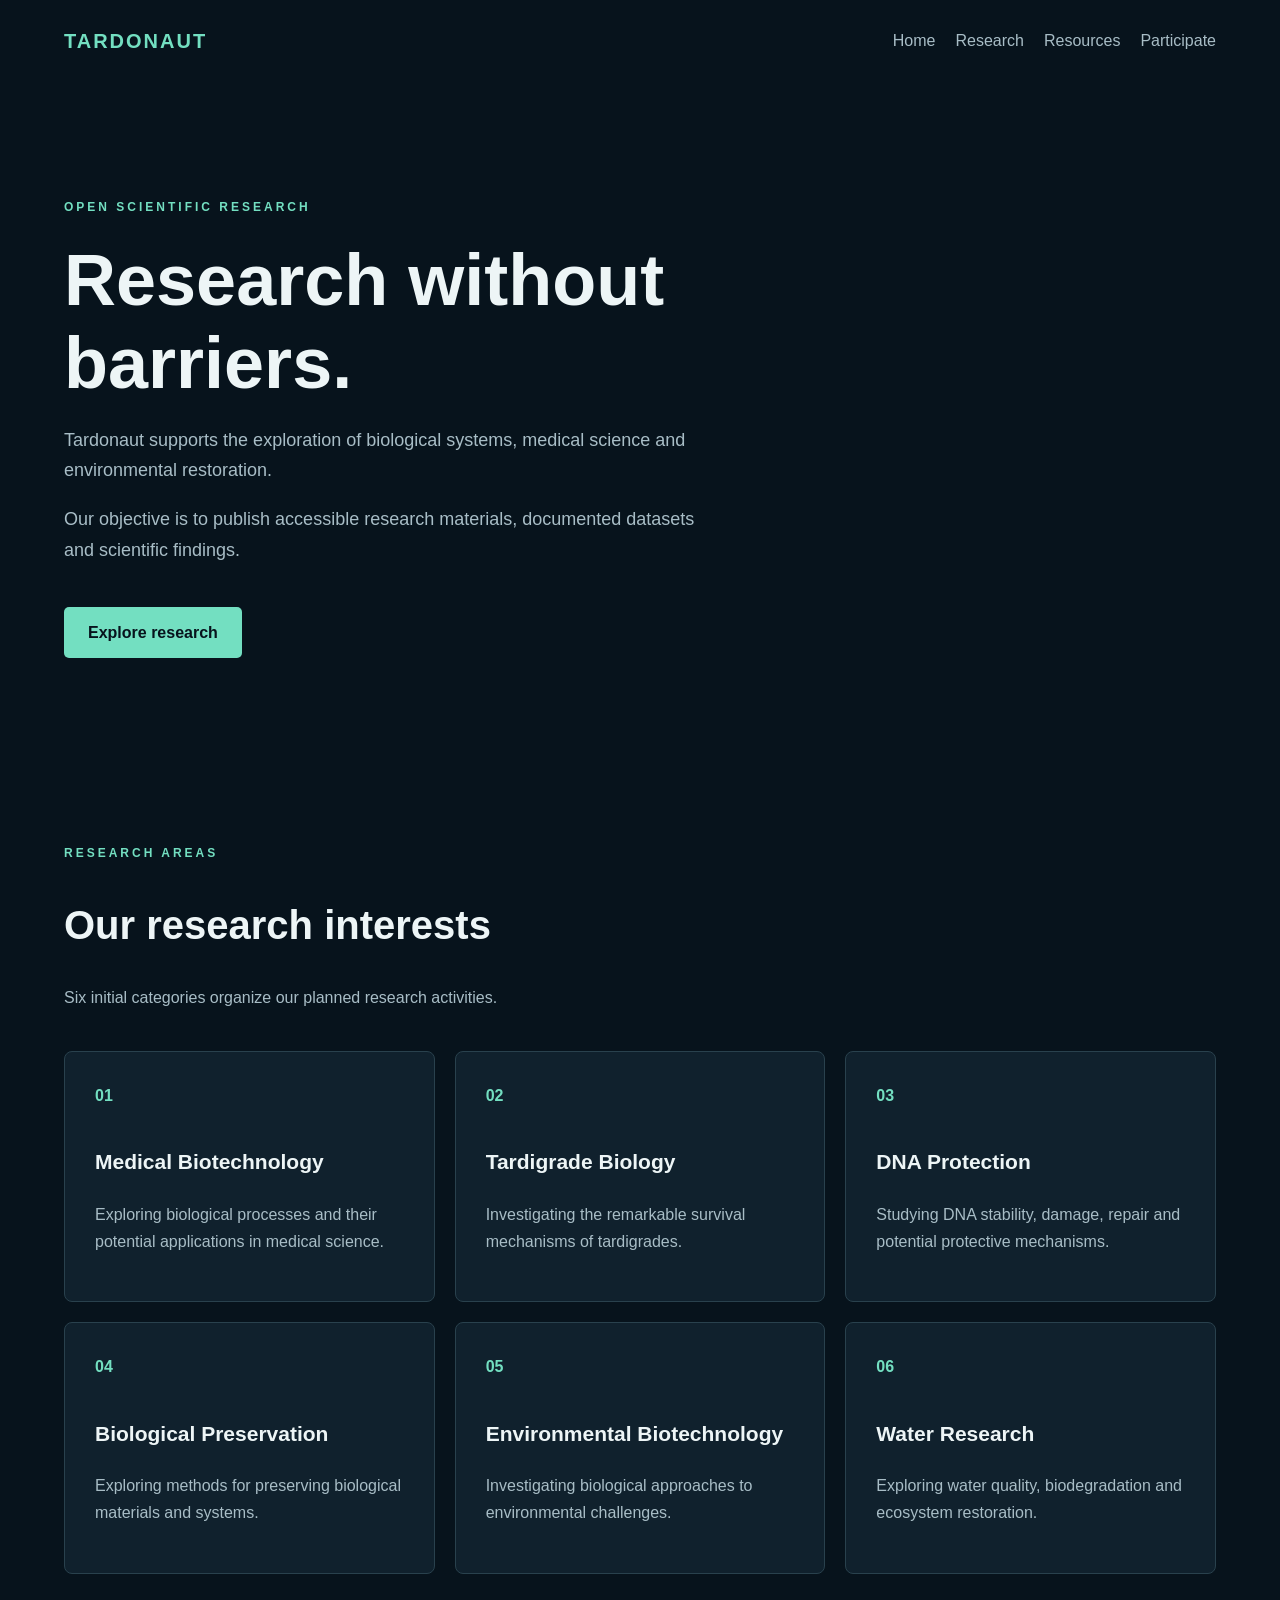
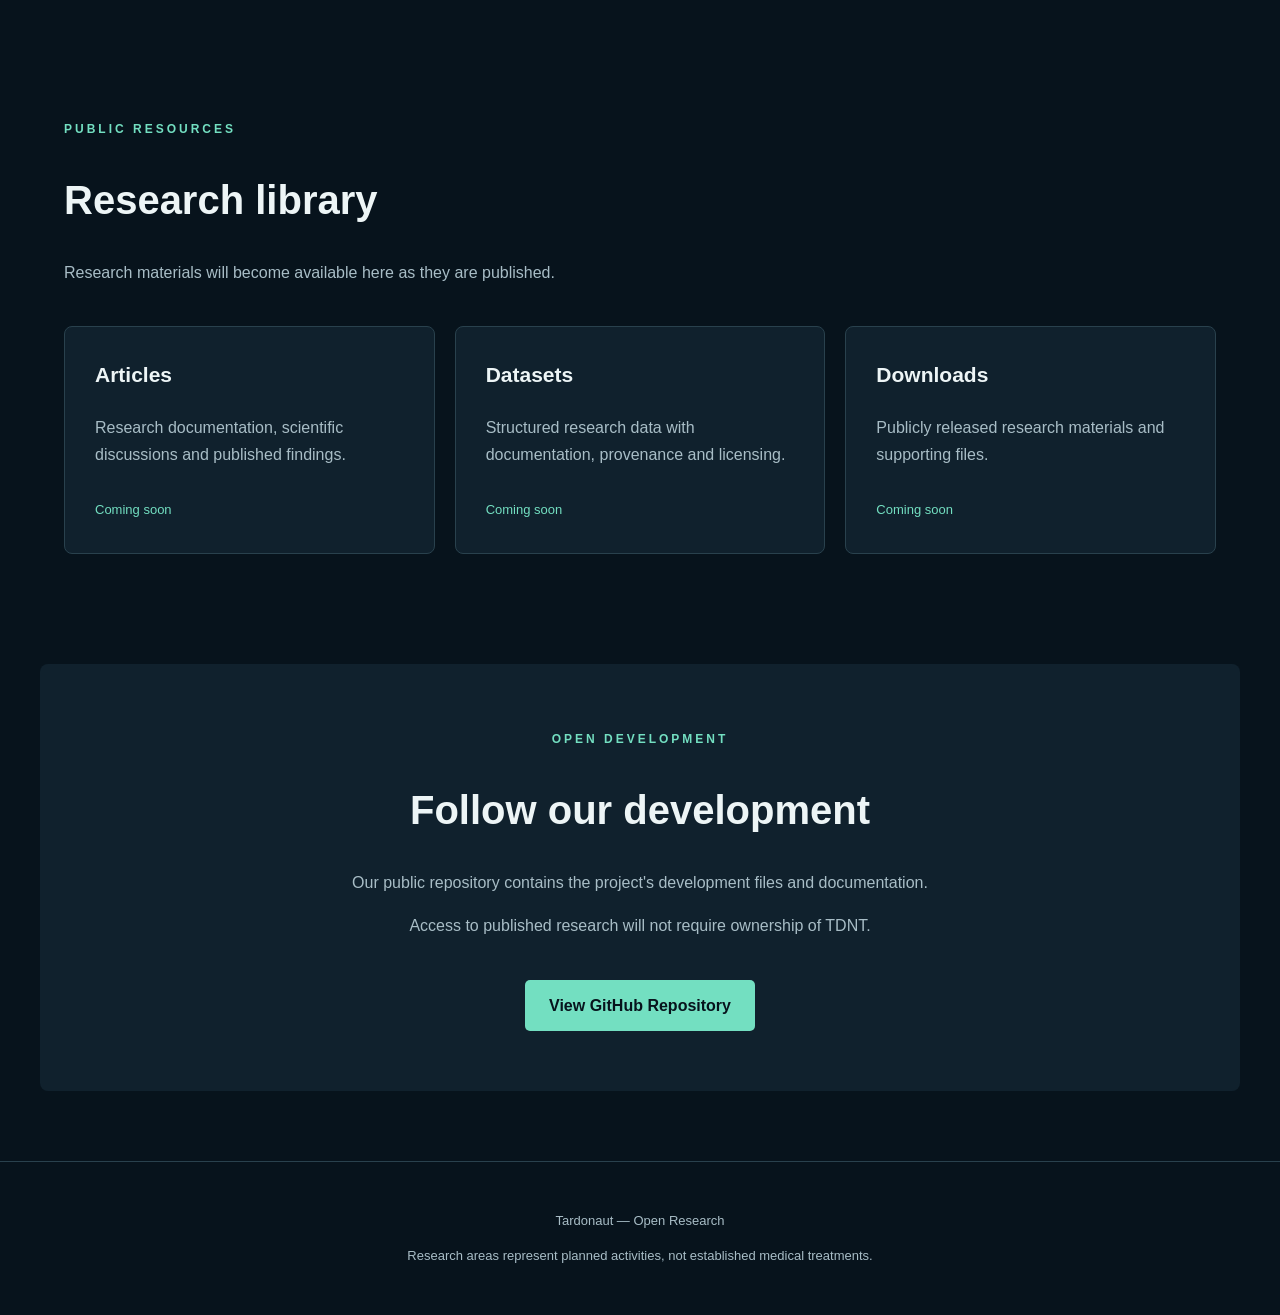
<file: research/index.html>
<!DOCTYPE html>
<html lang="en">
<head>
    <meta charset="UTF-8">
    <meta name="viewport"
          content="width=device-width, initial-scale=1">

    <meta name="description"
          content="Tardonaut open scientific research,
          datasets and publications.">

    <title>Tardonaut | Open Research</title>

    <link rel="stylesheet"
          href="../assets/css/style.css">
</head>

<body>

<header class="site-header">
    <a class="brand" href="../index.html">
        TARDONAUT
    </a>

    <nav aria-label="Main navigation">
        <a href="../index.html">Home</a>
        <a href="#research">Research</a>
        <a href="#resources">Resources</a>
        <a href="#participate">Participate</a>
    </nav>
</header>

<main>

    <section class="hero">
        <span class="eyebrow">
            OPEN SCIENTIFIC RESEARCH
        </span>

        <h1>
            Research without barriers.
        </h1>

        <p>
            Tardonaut supports the exploration
            of biological systems, medical science
            and environmental restoration.
        </p>

        <p>
            Our objective is to publish accessible
            research materials, documented datasets
            and scientific findings.
        </p>

        <a class="button" href="#research">
            Explore research
        </a>
    </section>

    <section id="research" class="section">

        <div class="section-heading">
            <span class="eyebrow">
                RESEARCH AREAS
            </span>

            <h2>Our research interests</h2>

            <p>
                Six initial categories organize
                our planned research activities.
            </p>
        </div>

        <div class="research-grid">

            <article class="research-card">
                <span class="number">01</span>
                <h3>Medical Biotechnology</h3>
                <p>
                    Exploring biological processes
                    and their potential applications
                    in medical science.
                </p>
            </article>

            <article class="research-card">
                <span class="number">02</span>
                <h3>Tardigrade Biology</h3>
                <p>
                    Investigating the remarkable
                    survival mechanisms of
                    tardigrades.
                </p>
            </article>

            <article class="research-card">
                <span class="number">03</span>
                <h3>DNA Protection</h3>
                <p>
                    Studying DNA stability,
                    damage, repair and potential
                    protective mechanisms.
                </p>
            </article>

            <article class="research-card">
                <span class="number">04</span>
                <h3>Biological Preservation</h3>
                <p>
                    Exploring methods for
                    preserving biological
                    materials and systems.
                </p>
            </article>

            <article class="research-card">
                <span class="number">05</span>
                <h3>Environmental Biotechnology</h3>
                <p>
                    Investigating biological
                    approaches to environmental
                    challenges.
                </p>
            </article>

            <article class="research-card">
                <span class="number">06</span>
                <h3>Water Research</h3>
                <p>
                    Exploring water quality,
                    biodegradation and
                    ecosystem restoration.
                </p>
            </article>

        </div>
    </section>

    <section id="resources" class="section">

        <div class="section-heading">
            <span class="eyebrow">
                PUBLIC RESOURCES
            </span>

            <h2>Research library</h2>

            <p>
                Research materials will become
                available here as they are published.
            </p>
        </div>

        <div class="resource-grid">

            <article class="resource-card">
                <h3>Articles</h3>

                <p>
                    Research documentation,
                    scientific discussions
                    and published findings.
                </p>

                <span class="status">
                    Coming soon
                </span>
            </article>

            <article class="resource-card">
                <h3>Datasets</h3>

                <p>
                    Structured research data
                    with documentation,
                    provenance and licensing.
                </p>

                <span class="status">
                    Coming soon
                </span>
            </article>

            <article class="resource-card">
                <h3>Downloads</h3>

                <p>
                    Publicly released research
                    materials and supporting files.
                </p>

                <span class="status">
                    Coming soon
                </span>
            </article>

        </div>
    </section>

    <section id="participate"
             class="section participate">

        <span class="eyebrow">
            OPEN DEVELOPMENT
        </span>

        <h2>Follow our development</h2>

        <p>
            Our public repository contains
            the project's development files
            and documentation.
        </p>

        <p>
            Access to published research
            will not require ownership
            of TDNT.
        </p>

        <a class="button"
           href="https://github.com/unclebuik/tardonaut"
           target="_blank"
           rel="noopener noreferrer">
            View GitHub Repository
        </a>

    </section>

</main>

<footer class="site-footer">
    <p>
        Tardonaut — Open Research
    </p>

    <p>
        Research areas represent planned
        activities, not established
        medical treatments.
    </p>
</footer>

</body>
</html>
</file>
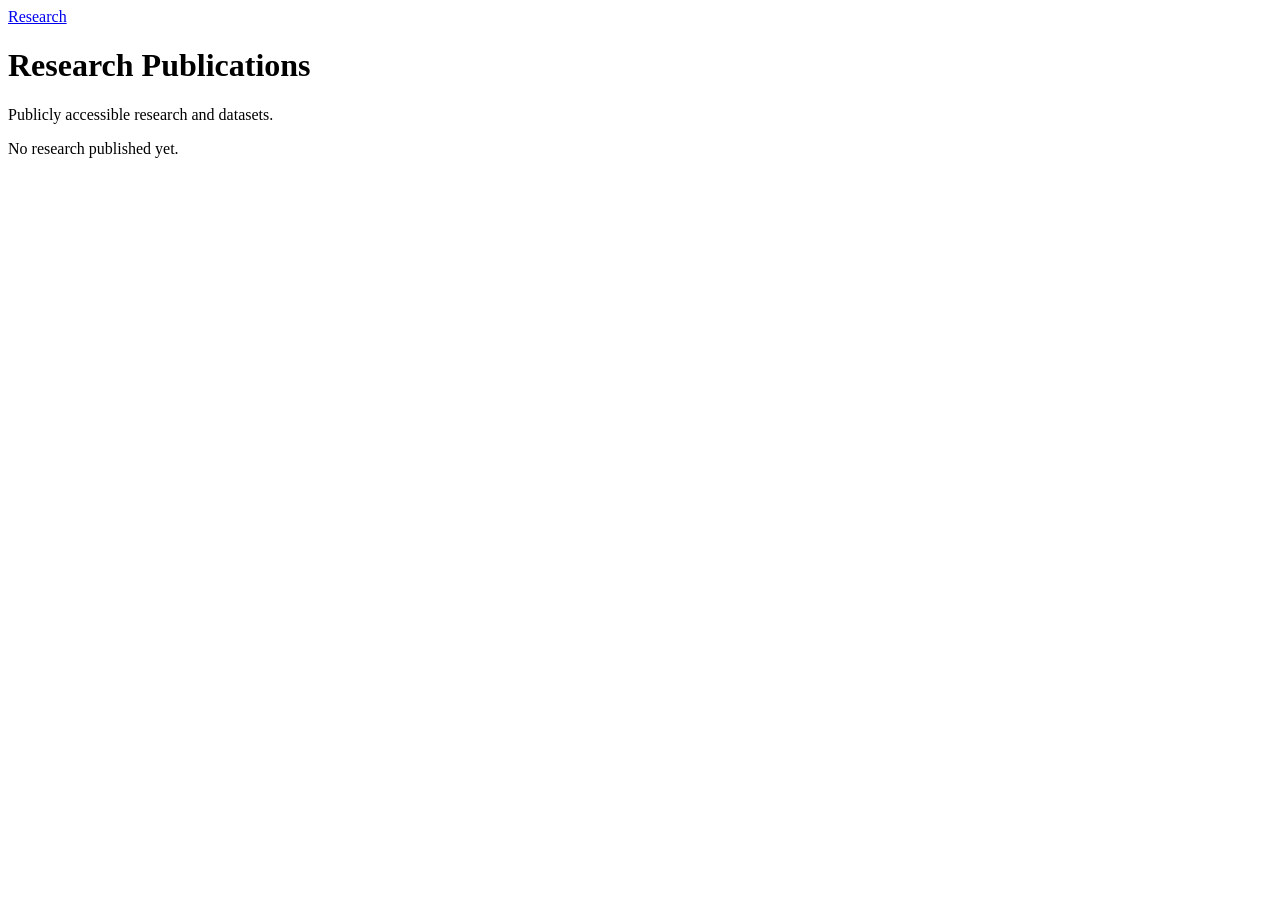
<file: research/publications/index.html>
<!DOCTYPE html>
<html lang="en">
<head>
    <meta charset="UTF-8">
    <meta name="viewport"
          content="width=device-width, initial-scale=1">

    <title>Tardonaut Research Publications</title>
</head>

<body>

    <nav>
        <a href="../index.html">Research</a>
    </nav>

    <h1>Research Publications</h1>

    <p>
        Publicly accessible research and datasets.
    </p>

    <p>No research published yet.</p>

</body>
</html>
</file>
<file: assets/css/style.css>
:root {
    --background: #07131c;
    --surface: #10212d;
    --surface-hover: #172f3e;
    --text: #edf5f6;
    --muted: #a8bdc6;
    --accent: #73dfc1;
    --border: #29414d;

    --width: 1200px;
}

* {
    box-sizing: border-box;
}

html {
    scroll-behavior: smooth;
}

body {
    margin: 0;
    background: var(--background);
    color: var(--text);
    font-family:
        Arial,
        Helvetica,
        sans-serif;
    line-height: 1.7;
}

a {
    color: inherit;
}

.site-header {
    max-width: var(--width);
    margin: auto;
    padding: 24px;

    display: flex;
    align-items: center;
    justify-content: space-between;
    gap: 24px;
}

.brand {
    color: var(--accent);
    font-size: 20px;
    font-weight: bold;
    letter-spacing: 2px;
    text-decoration: none;
}

nav {
    display: flex;
    flex-wrap: wrap;
    gap: 20px;
}

nav a {
    color: var(--muted);
    text-decoration: none;
}

nav a:hover,
nav a:focus-visible {
    color: var(--accent);
}

.hero {
    max-width: var(--width);
    margin: auto;
    padding: 110px 24px;
}

.eyebrow {
    color: var(--accent);
    font-size: 12px;
    font-weight: bold;
    letter-spacing: 3px;
}

h1 {
    max-width: 800px;
    margin: 20px 0;
    font-size: clamp(38px, 6vw, 72px);
    line-height: 1.15;
}

h2 {
    font-size: clamp(28px, 4vw, 40px);
    line-height: 1.3;
}

h3 {
    margin-top: 0;
    font-size: 21px;
}

p {
    color: var(--muted);
}

.hero p {
    max-width: 650px;
    font-size: 18px;
}

.button {
    display: inline-block;
    margin-top: 24px;
    padding: 12px 24px;

    background: var(--accent);
    color: var(--background);

    font-weight: bold;
    text-decoration: none;
    border-radius: 5px;
}

.button:hover {
    opacity: 0.85;
}

.button:focus-visible,
a:focus-visible {
    outline: 3px solid var(--accent);
    outline-offset: 4px;
}

.section {
    max-width: var(--width);
    margin: auto;
    padding: 70px 24px;
}

.section-heading {
    margin-bottom: 40px;
}

.research-grid,
.resource-grid {
    display: grid;
    grid-template-columns:
        repeat(3, minmax(0, 1fr));
    gap: 20px;
}

.research-card,
.resource-card {
    padding: 30px;
    background: var(--surface);
    border: 1px solid var(--border);
    border-radius: 8px;
}

.research-card:hover {
    background: var(--surface-hover);
}

.number {
    display: block;
    margin-bottom: 35px;
    color: var(--accent);
    font-weight: bold;
}

.status {
    display: inline-block;
    margin-top: 15px;
    color: var(--accent);
    font-size: 13px;
}

.participate {
    margin-top: 40px;
    margin-bottom: 70px;
    padding-top: 60px;
    padding-bottom: 60px;

    background: var(--surface);
    border-radius: 8px;
    text-align: center;
}

.participate p {
    max-width: 650px;
    margin-left: auto;
    margin-right: auto;
}

.site-footer {
    padding: 35px 24px;
    border-top: 1px solid var(--border);
    text-align: center;
    font-size: 13px;
}

@media (max-width: 850px) {
    .research-grid,
    .resource-grid {
        grid-template-columns:
            repeat(2, minmax(0, 1fr));
    }
}

@media (max-width: 600px) {
    .site-header {
        flex-direction: column;
        align-items: flex-start;
    }

    .hero {
        padding-top: 70px;
        padding-bottom: 70px;
    }

    .research-grid,
    .resource-grid {
        grid-template-columns: 1fr;
    }

    .participate {
        border-radius: 0;
    }
}

@media (prefers-reduced-motion: reduce) {
    html {
        scroll-behavior: auto;
    }
}
</file>
